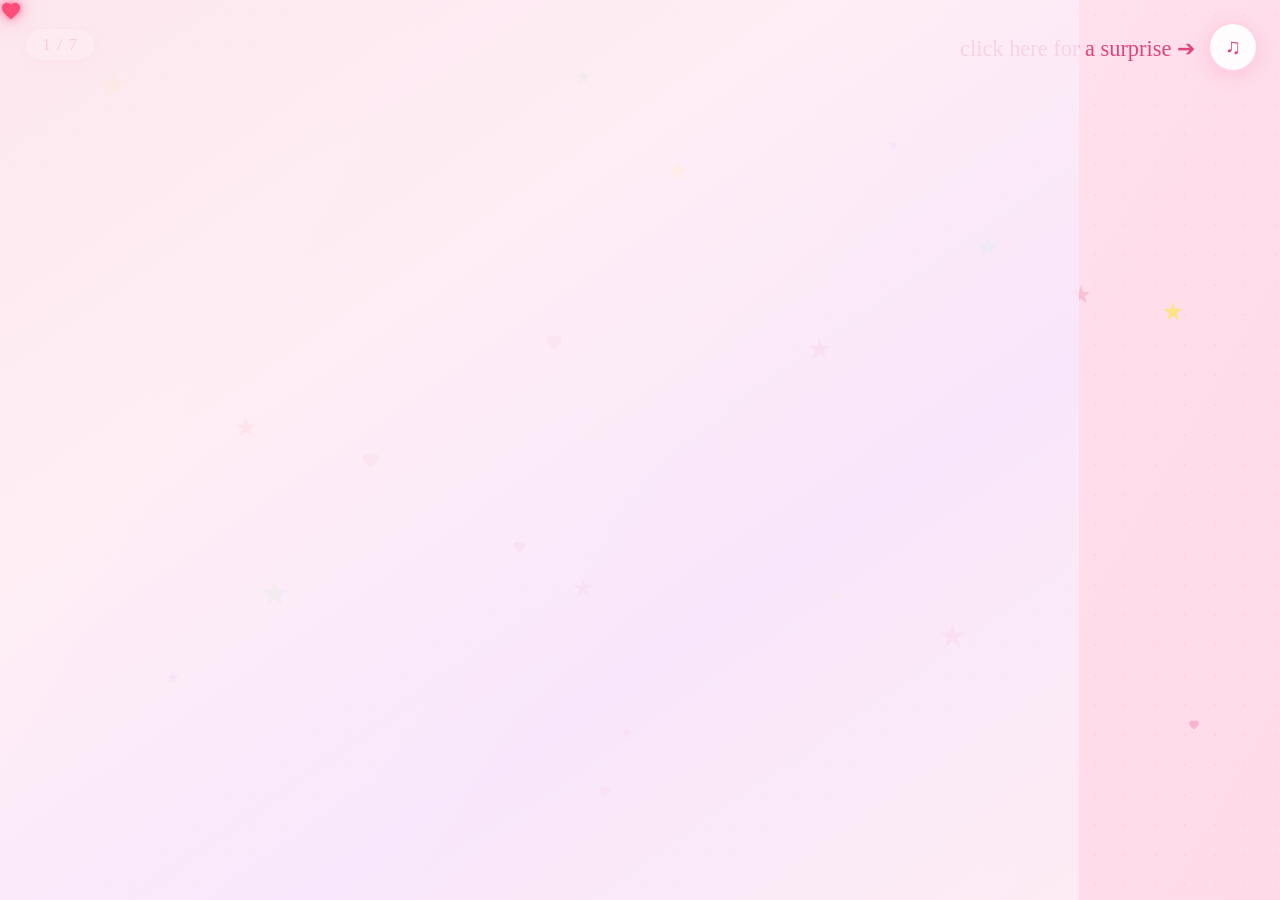
<file: index.html>
<!DOCTYPE html>
<html lang="en">
<head>
    <meta charset="UTF-8">
    <meta http-equiv="refresh" content="0; url=slide1.html">
    <title>Happy Boyfriend's Day ♡</title>
</head>
<body>
    <p>Redirecting to <a href="slide1.html">slide1.html</a>...</p>
</body>
</html>
</file>
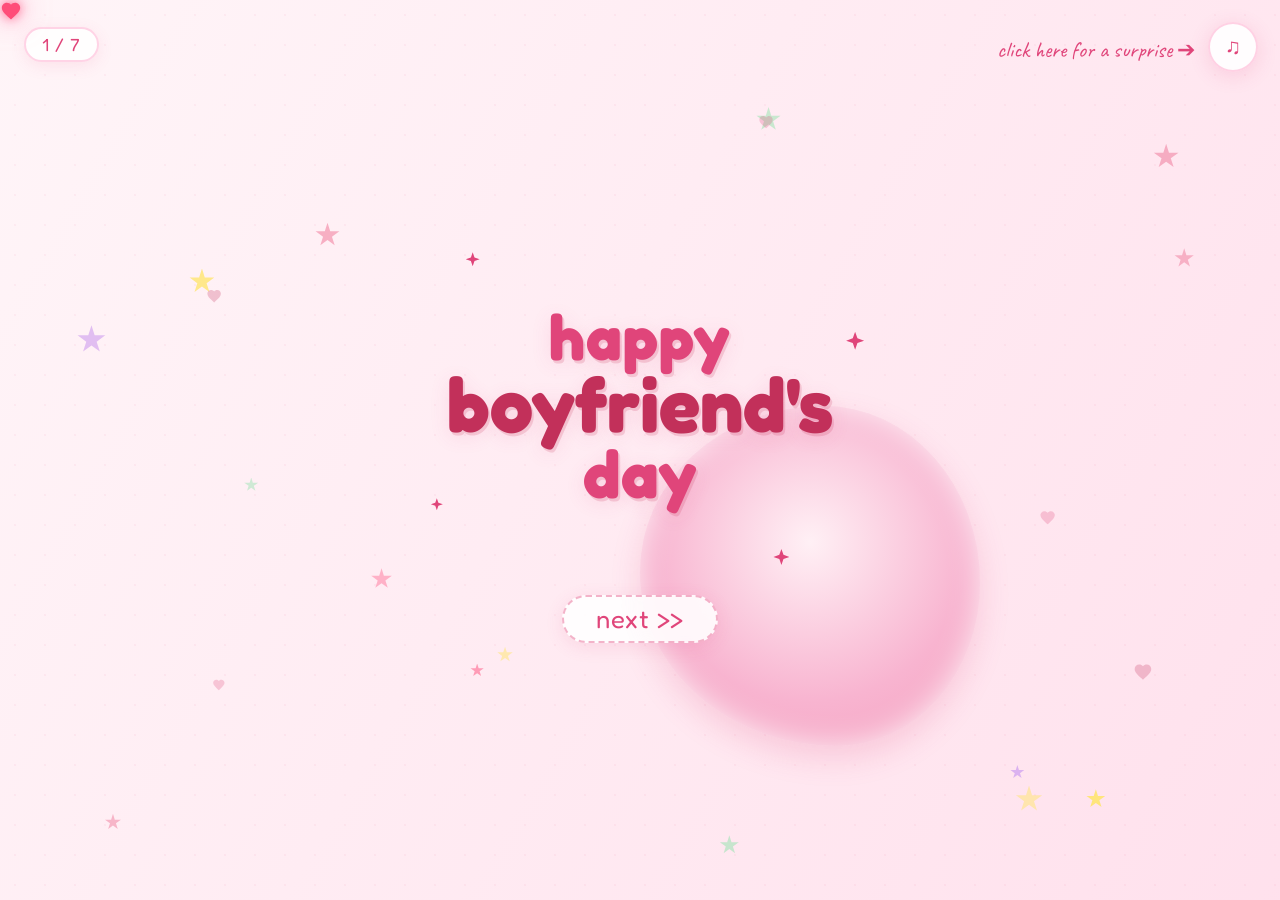
<file: slide1.html>
<!DOCTYPE html>
<html lang="en">
<head>
    <meta charset="UTF-8">
    <meta name="viewport" content="width=device-width, initial-scale=1.0">
    <title>Happy Boyfriend's Day | Introduction</title>
    <meta name="description" content="Happy Boyfriend's Day digital scrapbook">
    <link rel="icon" href="data:image/svg+xml,<svg xmlns='http://www.w3.org/2000/svg' viewBox='0 0 100 100'><text y='.9em' font-size='90'>♡</text></svg>">
    <link rel="stylesheet" href="style.css">
</head>
<body>

    <!-- Scrapbook Transition Overlay -->
    <div class="page-overlay"></div>

    <!-- Subtle Floating Background Stars -->
    <div id="floating-decorations" aria-hidden="true"></div>

    <!-- Music Control Button & Hint -->
    <div id="music-hint">click here for a surprise ➔</div>
    <button id="music-btn" title="Toggle Music" aria-label="Toggle background music">
        <span class="music-icon">♫</span>
    </button>
    <audio id="bg-music" loop preload="auto" src="assets/song.mp3">
        <source src="assets/song.mp3" type="audio/mpeg">
        <source src="assets/music/song.mp3" type="audio/mpeg">
    </audio>

    <!-- Page Progress Badge -->
    <div class="progress-badge" aria-label="Page progress">
        1 / 7
    </div>

    <!-- Sparkle Container -->
    <div id="sparkle-container" aria-hidden="true"></div>

    <!-- Main Content Container -->
    <div class="page-container">
        <main class="slide1-wrapper">

            <div class="flower-blob-container anim-fade-up stagger-1">
                <!-- Breathing Pastel Pink Blob -->
                <div class="flower-blob" aria-hidden="true"></div>

                <!-- Minimal Handmade CSS 4-Point Stars -->
                <div class="decor-doodle star-4pt" style="top: -5px; left: 15%; width: 14px; height: 14px;"></div>
                <div class="decor-doodle star-4pt" style="top: 25%; right: 5%; width: 18px; height: 18px;"></div>
                <div class="decor-doodle star-4pt" style="bottom: 15%; left: 8%; width: 12px; height: 12px;"></div>
                <div class="decor-doodle star-4pt" style="bottom: -10px; right: 20%; width: 16px; height: 16px;"></div>

                <!-- Floating Heading Text -->
                <h1 class="main-title">
                    <span class="title-line title-happy anim-fade-up stagger-2">happy</span>
                    <span class="title-line title-boyfriends anim-fade-up stagger-3">boyfriend's</span>
                    <span class="title-line title-day anim-fade-up stagger-4">day</span>
                </h1>
            </div>

            <!-- Standard HTML Anchor Link Navigation -->
            <div class="anim-fade-up stagger-5">
                <a href="slide2.html" class="next-btn">next &gt;&gt;</a>
            </div>

        </main>
    </div>

    <script src="script.js"></script>
</body>
</html>
</file>
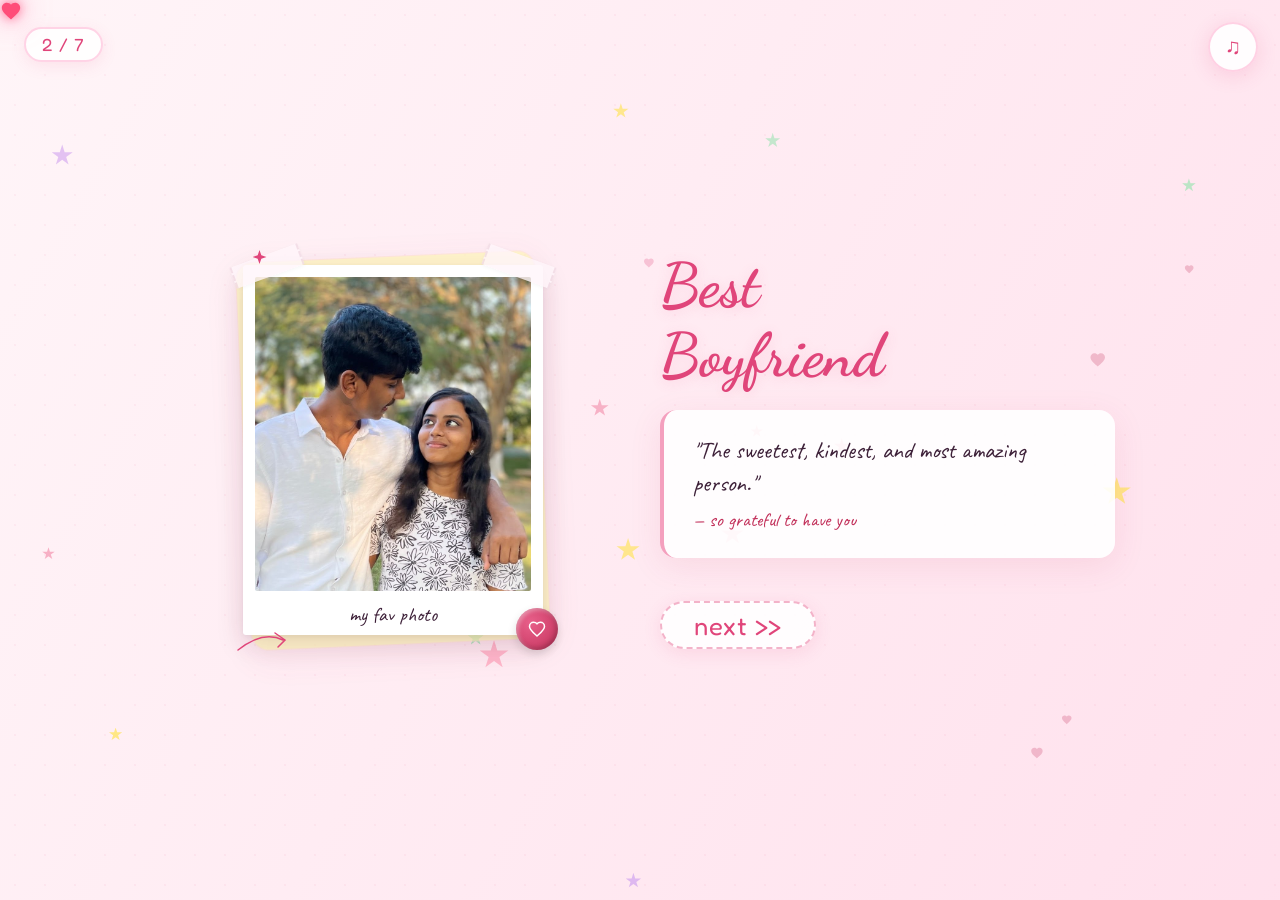
<file: slide2.html>
<!DOCTYPE html>
<html lang="en">
<head>
    <meta charset="UTF-8">
    <meta name="viewport" content="width=device-width, initial-scale=1.0">
    <title>Best Boyfriend | Slide 2</title>
    <meta name="description" content="Happy Boyfriend's Day digital scrapbook">
    <link rel="icon" href="data:image/svg+xml,<svg xmlns='http://www.w3.org/2000/svg' viewBox='0 0 100 100'><text y='.9em' font-size='90'>♡</text></svg>">
    <link rel="stylesheet" href="style.css">
</head>
<body>

    <!-- Scrapbook Transition Overlay -->
    <div class="page-overlay"></div>

    <!-- Subtle Floating Background Stars -->
    <div id="floating-decorations" aria-hidden="true"></div>

    <!-- Music Control Button -->
    <button id="music-btn" title="Toggle Music" aria-label="Toggle background music">
        <span class="music-icon">♫</span>
    </button>
    <audio id="bg-music" loop preload="auto" src="assets/song.mp3">
        <source src="assets/song.mp3" type="audio/mpeg">
        <source src="assets/music/song.mp3" type="audio/mpeg">
    </audio>

    <!-- Page Progress Badge -->
    <div class="progress-badge" aria-label="Page progress">
        2 / 7
    </div>

    <!-- Sparkle Container -->
    <div id="sparkle-container" aria-hidden="true"></div>

    <!-- Main Content Container -->
    <div class="page-container">
        <main class="slide2-container">

            <!-- Left Column: Polaroid & Scrapbook Details -->
            <div class="slide2-left anim-fade-up stagger-1">

                <!-- Decorative Card Backing -->
                <div class="paper-card" style="position: absolute; width: 100%; height: 105%; transform: rotate(-2.5deg); z-index: 1; opacity: 0.7; background: #fff5b8;"></div>

                <!-- Floating Polaroid Photo Frame -->
                <div class="polaroid polaroid-slide2 float-polaroid-1" style="z-index: 2;">
                    <!-- Washi Tape -->
                    <div class="tape top-left"></div>
                    <div class="tape top-right"></div>
                    
                    <!-- SVG Wax Seal with Shimmer -->
                    <div class="wax-seal" style="bottom: -15px; right: -15px;">
                        <svg viewBox="0 0 24 24"><path d="M12 21.35l-1.45-1.32C5.4 15.36 2 12.28 2 8.5 2 5.42 4.42 3 7.5 3c1.74 0 3.41.81 4.5 2.09C13.09 3.81 14.76 3 16.5 3 19.58 3 22 5.42 22 8.5c0 3.78-3.4 6.86-8.55 11.54L12 21.35z"/></svg>
                    </div>

                    <img src="assets/photos/photo1.jpeg" alt="Best Boyfriend Photo" onerror="this.src='https://images.unsplash.com/photo-1517841905240-472988babdf9?auto=format&fit=crop&w=600&q=80'">
                    <div class="caption">my fav photo</div>
                </div>

                <!-- Hand-drawn SVG Arrow Doodle with Draw Animation -->
                <svg class="decor-doodle arrow-doodle" style="bottom: -20px; left: -10px; width: 60px; height: 30px;" viewBox="0 0 60 30" fill="none" stroke="var(--dark-pink)" stroke-width="1.5" stroke-linecap="round">
                    <path d="M5 25 Q 30 5, 50 15 M 42 8 L 52 15 L 45 22"/>
                </svg>

                <div class="decor-doodle star-4pt" style="top: -15px; left: 10px; width: 14px; height: 14px;"></div>
            </div>

            <!-- Right Column: Title & Next Link -->
            <div class="slide2-right">
                <h1 class="heading-best-boyfriend anim-fade-up stagger-2">
                    Best<br>Boyfriend
                </h1>

                <div class="note-card anim-fade-up stagger-3">
                    <p style="margin-bottom: 0.4rem;">"The sweetest, kindest, and most amazing person."</p>
                    <p style="font-size: 1.2rem; color: var(--rose);">— so grateful to have you</p>
                </div>

                <!-- Standard HTML Anchor Link Navigation -->
                <div class="anim-fade-up stagger-4">
                    <a href="slide3.html" class="next-btn">next &gt;&gt;</a>
                </div>
            </div>

        </main>
    </div>

    <script src="script.js"></script>
</body>
</html>
</file>
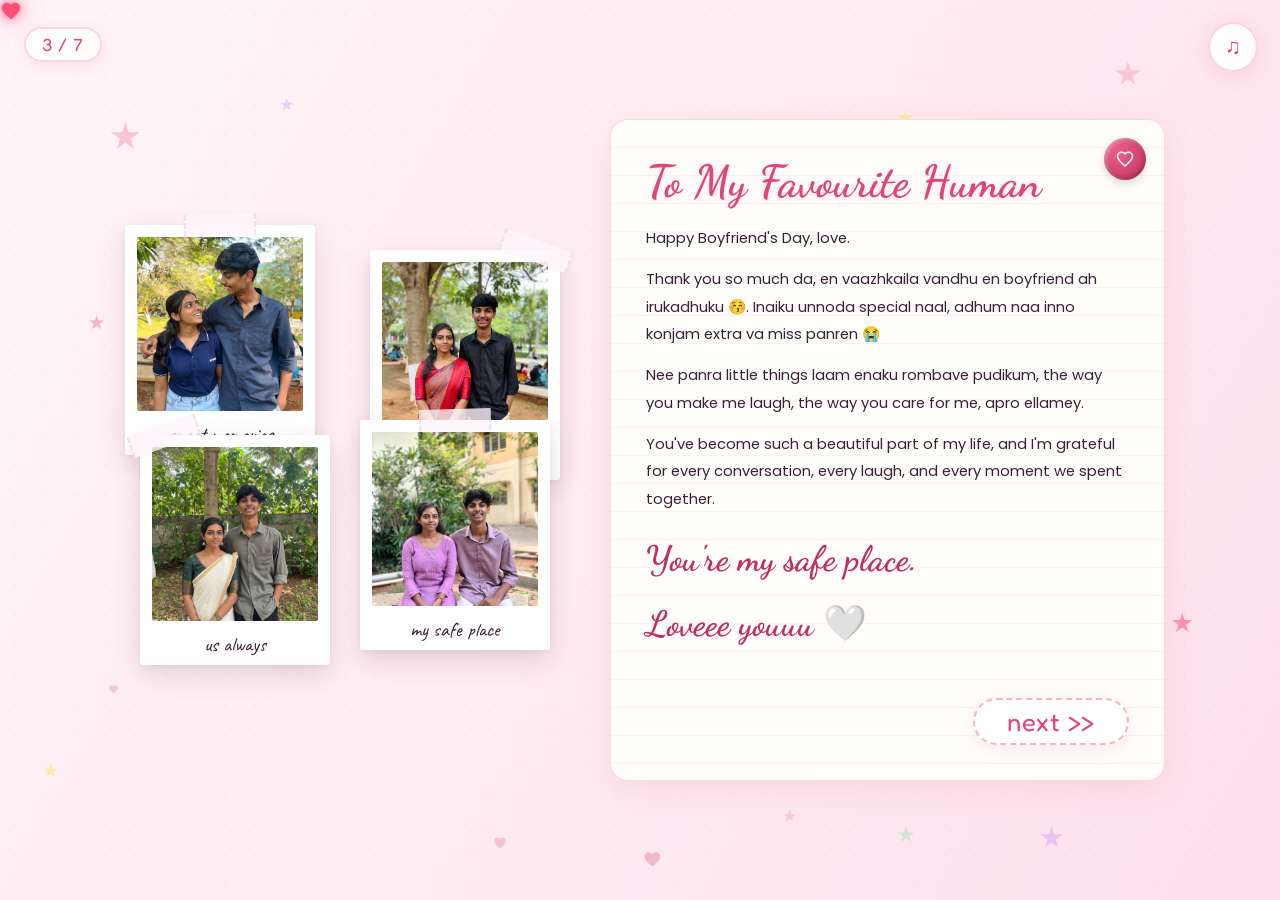
<file: slide3.html>
<!DOCTYPE html>
<html lang="en">
<head>
    <meta charset="UTF-8">
    <meta name="viewport" content="width=device-width, initial-scale=1.0">
    <title>Love Letter | Slide 3</title>
    <meta name="description" content="Happy Boyfriend's Day digital scrapbook">
    <link rel="icon" href="data:image/svg+xml,<svg xmlns='http://www.w3.org/2000/svg' viewBox='0 0 100 100'><text y='.9em' font-size='90'>♡</text></svg>">
    <link rel="stylesheet" href="style.css">
</head>
<body>

    <!-- Scrapbook Transition Overlay -->
    <div class="page-overlay"></div>

    <!-- Subtle Floating Background Stars -->
    <div id="floating-decorations" aria-hidden="true"></div>

    <!-- Music Control Button -->
    <button id="music-btn" title="Toggle Music" aria-label="Toggle background music">
        <span class="music-icon">♫</span>
    </button>
    <audio id="bg-music" loop preload="auto" src="assets/song.mp3">
        <source src="assets/song.mp3" type="audio/mpeg">
        <source src="assets/music/song.mp3" type="audio/mpeg">
    </audio>

    <!-- Page Progress Badge -->
    <div class="progress-badge" aria-label="Page progress">
        3 / 7
    </div>

    <!-- Sparkle Container -->
    <div id="sparkle-container" aria-hidden="true"></div>

    <!-- Main Content Container -->
    <div class="page-container">
        <main class="slide3-container">

            <!-- Left Column: Staggered Floating Photo Collage -->
            <div class="collage-grid">
                <!-- Photo 1 -->
                <div class="polaroid collage-photo cp1 float-polaroid-1 photo-fade photo-fade-1">
                    <div class="tape top-center"></div>
                    <img src="assets/photos/photo2.jpeg" alt="Photo 1" onerror="this.src='https://images.unsplash.com/photo-1517841905240-472988babdf9?auto=format&fit=crop&w=600&q=80'">
                    <div class="caption">sweet memories</div>
                </div>

                <!-- Photo 2 -->
                <div class="polaroid collage-photo cp2 float-polaroid-2 photo-fade photo-fade-2">
                    <div class="tape top-right"></div>
                    <img src="assets/photos/photo3.jpeg" alt="Photo 2" onerror="this.src='https://images.unsplash.com/photo-1522673607200-164d1b6ce486?auto=format&fit=crop&w=600&q=80'">
                    <div class="caption">first pic</div>
                </div>

                <!-- Photo 3 -->
                <div class="polaroid collage-photo cp3 float-polaroid-3 photo-fade photo-fade-3">
                    <div class="tape top-left"></div>
                    <img src="assets/photos/photo4.jpeg" alt="Photo 3" onerror="this.src='https://images.unsplash.com/photo-1516589178581-6cd7833ae3b2?auto=format&fit=crop&w=600&q=80'">
                    <div class="caption">us always</div>
                </div>

                <!-- Photo 4 -->
                <div class="polaroid collage-photo cp4 float-polaroid-4 photo-fade photo-fade-4">
                    <div class="tape top-center"></div>
                    <img src="assets/photos/photo5.jpeg" alt="Photo 4" onerror="this.src='https://images.unsplash.com/photo-1494774157365-9e04c6720e47?auto=format&fit=crop&w=600&q=80'">
                    <div class="caption">my safe place</div>
                </div>
            </div>

            <!-- Right Column: Romantic Handwritten Letter Reveal -->
            <div class="letter-paper anim-fade-up stagger-1">
                <div class="wax-seal" style="top: 18px; right: 18px;">
                    <svg viewBox="0 0 24 24"><path d="M12 21.35l-1.45-1.32C5.4 15.36 2 12.28 2 8.5 2 5.42 4.42 3 7.5 3c1.74 0 3.41.81 4.5 2.09C13.09 3.81 14.76 3 16.5 3 19.58 3 22 5.42 22 8.5c0 3.78-3.4 6.86-8.55 11.54L12 21.35z"/></svg>
                </div>
                
                <h1 class="letter-title anim-fade-up stagger-2">To My Favourite Human</h1>

                <div class="letter-body">
                    <p class="anim-fade-up stagger-3">Happy Boyfriend's Day, love.</p>

                    <p class="anim-fade-up stagger-4">Thank you so much da, en vaazhkaila vandhu en boyfriend ah irukadhuku 😚. Inaiku unnoda special naal, adhum naa inno konjam extra va miss panren 😭</p>

                    <p class="anim-fade-up stagger-5">Nee panra little things laam enaku rombave pudikum, the way you make me laugh, the way you care for me, apro ellamey.</p>

                    <p class="anim-fade-up stagger-6">You've become such a beautiful part of my life, and I'm grateful for every conversation, every laugh, and every moment we spent together.</p>

                    <p class="letter-signature anim-fade-up stagger-7">You're my safe place.<br>Loveee youuu 🤍</p>
                </div>

                <!-- Standard HTML Anchor Link Navigation -->
                <div style="text-align: right; margin-top: 1rem;" class="anim-fade-up stagger-8">
                    <a href="slide4.html" class="next-btn">next &gt;&gt;</a>
                </div>
            </div>

        </main>
    </div>

    <script src="script.js"></script>
</body>
</html>
</file>
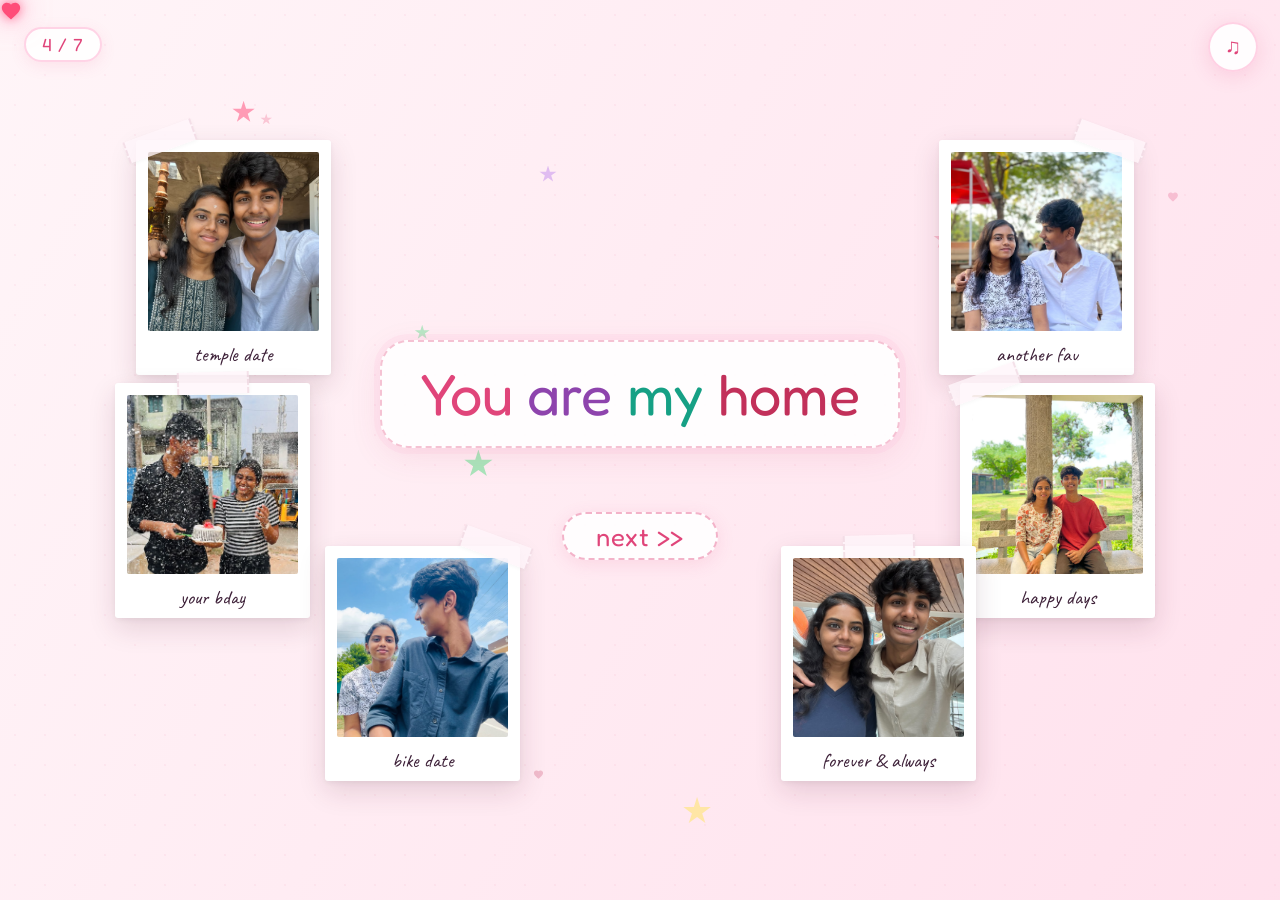
<file: slide4.html>
<!DOCTYPE html>
<html lang="en">
<head>
    <meta charset="UTF-8">
    <meta name="viewport" content="width=device-width, initial-scale=1.0">
    <title>Photo Gallery | Slide 4</title>
    <meta name="description" content="Happy Boyfriend's Day digital scrapbook">
    <link rel="icon" href="data:image/svg+xml,<svg xmlns='http://www.w3.org/2000/svg' viewBox='0 0 100 100'><text y='.9em' font-size='90'>♡</text></svg>">
    <link rel="stylesheet" href="style.css">
</head>
<body>

    <!-- Scrapbook Transition Overlay -->
    <div class="page-overlay"></div>

    <!-- Subtle Floating Background Stars -->
    <div id="floating-decorations" aria-hidden="true"></div>

    <!-- Music Control Button -->
    <button id="music-btn" title="Toggle Music" aria-label="Toggle background music">
        <span class="music-icon">♫</span>
    </button>
    <audio id="bg-music" loop preload="auto" src="assets/song.mp3">
        <source src="assets/song.mp3" type="audio/mpeg">
        <source src="assets/music/song.mp3" type="audio/mpeg">
    </audio>

    <!-- Page Progress Badge -->
    <div class="progress-badge" aria-label="Page progress">
        4 / 7
    </div>

    <!-- Sparkle Container -->
    <div id="sparkle-container" aria-hidden="true"></div>

    <!-- Main Content Container -->
    <div class="page-container">
        <main class="slide4-container">

            <!-- Center Typography -->
            <div class="gallery-center-text anim-fade-up stagger-1">
                <span class="word-youre">You</span>
                <span class="word-my">are</span>
                <span class="word-fav">my</span>
                <span class="word-person">home</span>
            </div>

            <!-- Surrounding Floating Polaroid Scatter -->
            <div class="gallery-scatter">
                <!-- Photo 1 -->
                <div class="polaroid gp-photo gp1 float-polaroid-1 photo-fade photo-fade-1">
                    <div class="tape top-left"></div>
                    <img src="assets/photos/photo6.jpeg" alt="Gallery Photo 1" onerror="this.src='https://images.unsplash.com/photo-1517841905240-472988babdf9?auto=format&fit=crop&w=600&q=80'">
                    <div class="caption">temple date</div>
                </div>

                <!-- Photo 2 -->
                <div class="polaroid gp-photo gp2 float-polaroid-2 photo-fade photo-fade-2">
                    <div class="tape top-right"></div>
                    <img src="assets/photos/photo7.jpeg" alt="Gallery Photo 2" onerror="this.src='https://images.unsplash.com/photo-1522673607200-164d1b6ce486?auto=format&fit=crop&w=600&q=80'">
                    <div class="caption">another fav</div>
                </div>

                <!-- Photo 3 -->
                <div class="polaroid gp-photo gp3 float-polaroid-3 photo-fade photo-fade-3">
                    <div class="tape top-center"></div>
                    <img src="assets/photos/photo8.jpeg" alt="Gallery Photo 3" onerror="this.src='https://images.unsplash.com/photo-1516589178581-6cd7833ae3b2?auto=format&fit=crop&w=600&q=80'">
                    <div class="caption">your bday</div>
                </div>

                <!-- Photo 4 -->
                <div class="polaroid gp-photo gp4 float-polaroid-4 photo-fade photo-fade-4">
                    <div class="tape top-left"></div>
                    <img src="assets/photos/photo9.jpeg" alt="Gallery Photo 4" onerror="this.src='https://images.unsplash.com/photo-1494774157365-9e04c6720e47?auto=format&fit=crop&w=600&q=80'">
                    <div class="caption">happy days</div>
                </div>

                <!-- Photo 5 -->
                <div class="polaroid gp-photo gp5 float-polaroid-5 photo-fade photo-fade-5">
                    <div class="tape top-right"></div>
                    <img src="assets/photos/photo10.jpeg" alt="Gallery Photo 5" onerror="this.src='https://images.unsplash.com/photo-1534528741775-53994a69daeb?auto=format&fit=crop&w=600&q=80'">
                    <div class="caption">bike date</div>
                </div>

                <!-- Photo 6 -->
                <div class="polaroid gp-photo gp6 float-polaroid-6 photo-fade photo-fade-6">
                    <div class="tape top-center"></div>
                    <img src="assets/photos/photo11.jpeg" alt="Gallery Photo 6" onerror="this.src='https://images.unsplash.com/photo-1507003211169-0a1dd7228f2d?auto=format&fit=crop&w=600&q=80'">
                    <div class="caption">forever & always</div>
                </div>
            </div>

            <!-- Standard HTML Anchor Link Navigation -->
            <div style="margin-top: 2.5rem; z-index: 20;" class="anim-fade-up stagger-10">
                <a href="slide5.html" class="next-btn">next &gt;&gt;</a>
            </div>

        </main>
    </div>

    <script src="script.js"></script>
</body>
</html>
</file>
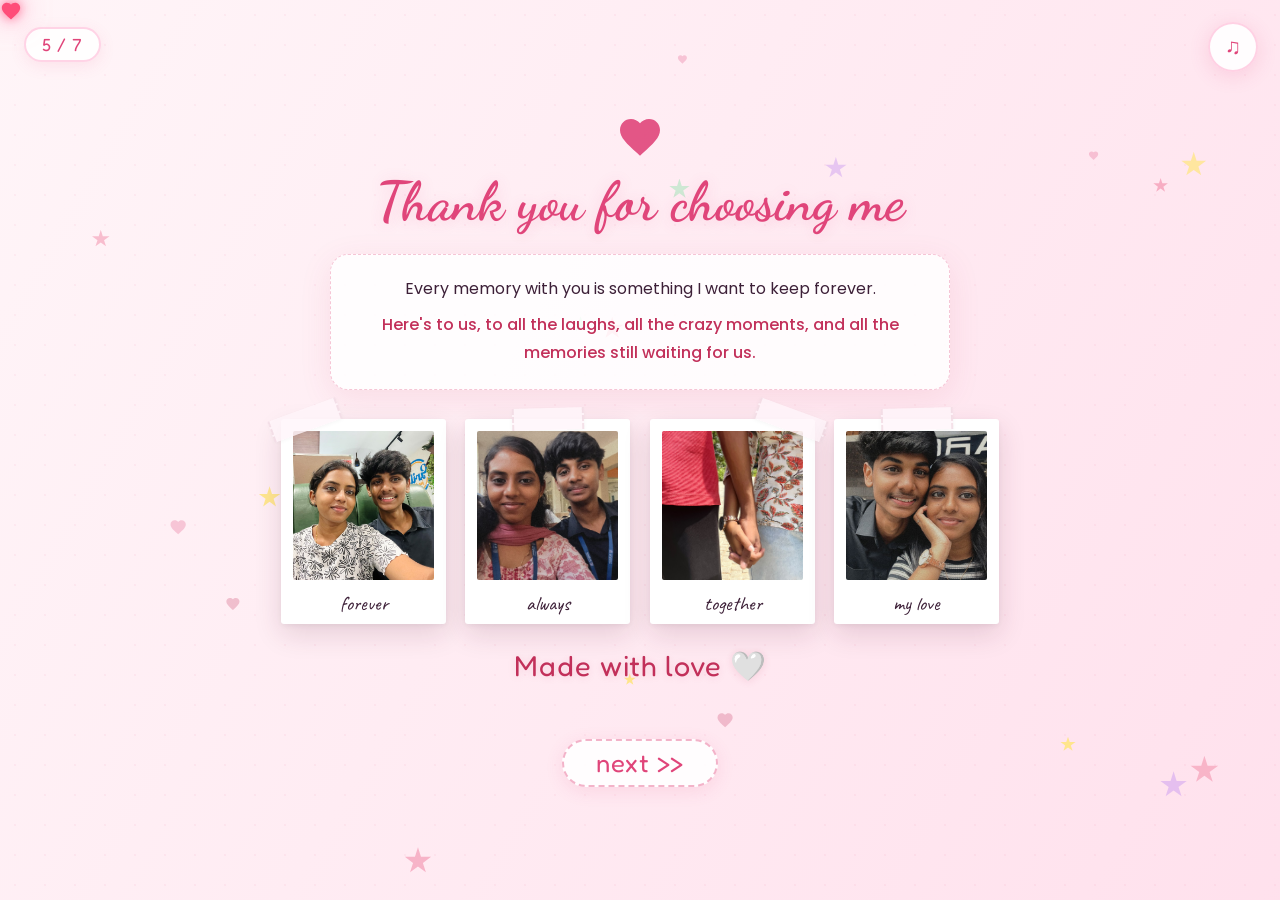
<file: slide5.html>
<!DOCTYPE html>
<html lang="en">
<head>
    <meta charset="UTF-8">
    <meta name="viewport" content="width=device-width, initial-scale=1.0">
    <title>Forever & Always | Slide 5</title>
    <meta name="description" content="Happy Boyfriend's Day digital scrapbook">
    <link rel="icon" href="data:image/svg+xml,<svg xmlns='http://www.w3.org/2000/svg' viewBox='0 0 100 100'><text y='.9em' font-size='90'>♡</text></svg>">
    <link rel="stylesheet" href="style.css">
</head>
<body>

    <!-- Scrapbook Transition Overlay -->
    <div class="page-overlay"></div>

    <!-- Subtle Floating Background Stars -->
    <div id="floating-decorations" aria-hidden="true"></div>

    <!-- Music Control Button -->
    <button id="music-btn" title="Toggle Music" aria-label="Toggle background music">
        <span class="music-icon">♫</span>
    </button>
    <audio id="bg-music" loop preload="auto" src="assets/song.mp3">
        <source src="assets/song.mp3" type="audio/mpeg">
        <source src="assets/music/song.mp3" type="audio/mpeg">
    </audio>

    <!-- Page Progress Badge -->
    <div class="progress-badge" aria-label="Page progress">
        5 / 7
    </div>

    <!-- Sparkle Container -->
    <div id="sparkle-container" aria-hidden="true"></div>

    <!-- Main Content Container -->
    <div class="page-container">
        <main class="slide5-container">

            <!-- Soft Pulsing Handmade SVG Heart Illustration -->
            <div class="custom-heart-icon anim-fade-up stagger-1" aria-hidden="true">
                <svg viewBox="0 0 24 24"><path d="M12 21.35l-1.45-1.32C5.4 15.36 2 12.28 2 8.5 2 5.42 4.42 3 7.5 3c1.74 0 3.41.81 4.5 2.09C13.09 3.81 14.76 3 16.5 3 19.58 3 22 5.42 22 8.5c0 3.78-3.4 6.86-8.55 11.54L12 21.35z"/></svg>
            </div>

            <h1 class="final-heading anim-fade-up stagger-2">
                Thank you for choosing me<br>
            </h1>

            <h2 class="final-subheading anim-fade-up stagger-3">
                
            </h2>

            <div class="final-message anim-fade-up stagger-4">
                <p>Every memory with you is something I want to keep forever.</p>
                <p style="margin-top: 0.4rem; font-weight: 500; color: var(--rose);">
                    Here's to us, to all the laughs, all the crazy moments, and all the memories still waiting for us.
                </p>
            </div>

            <!-- Staggered Floating Polaroid Grid -->
            <div class="final-photos-grid">
                <div class="polaroid final-photo float-polaroid-1" style="--rot: -4deg;">
                    <div class="tape top-left"></div>
                    <img src="assets/photos/photo12.jpeg" alt="Memory 1" onerror="this.src='https://images.unsplash.com/photo-1517841905240-472988babdf9?auto=format&fit=crop&w=600&q=80'">
                    <div class="caption">forever</div>
                </div>

                <div class="polaroid final-photo float-polaroid-2" style="--rot: 3deg;">
                    <div class="tape top-center"></div>
                    <img src="assets/photos/photo13.jpeg" alt="Memory 2" onerror="this.src='https://images.unsplash.com/photo-1516589178581-6cd7833ae3b2?auto=format&fit=crop&w=600&q=80'">
                    <div class="caption">always</div>
                </div>

                <div class="polaroid final-photo float-polaroid-3" style="--rot: -2deg;">
                    <div class="tape top-right"></div>
                    <img src="assets/photos/photo14.jpeg" alt="Memory 3" onerror="this.src='https://images.unsplash.com/photo-1534528741775-53994a69daeb?auto=format&fit=crop&w=600&q=80'">
                    <div class="caption">together</div>
                </div>

                <div class="polaroid final-photo float-polaroid-4" style="--rot: 5deg;">
                    <div class="tape top-center"></div>
                    <img src="assets/photos/photo15.jpeg" alt="Memory 4" onerror="this.src='https://images.unsplash.com/photo-1507003211169-0a1dd7228f2d?auto=format&fit=crop&w=600&q=80'">
                    <div class="caption">my love</div>
                </div>
            </div>

            <!-- Made with love Footer -->
            <div class="made-with-love anim-fade-up stagger-5">
                Made with love 🤍
            </div>

            <!-- Navigate to slide 6 -->
            <div style="margin-top: 2rem;" class="anim-fade-up stagger-6">
                <a href="slide6.html" class="next-btn">next &gt;&gt;</a>
            </div>

        </main>
    </div>

    <script src="script.js"></script>
</body>
</html>
</file>
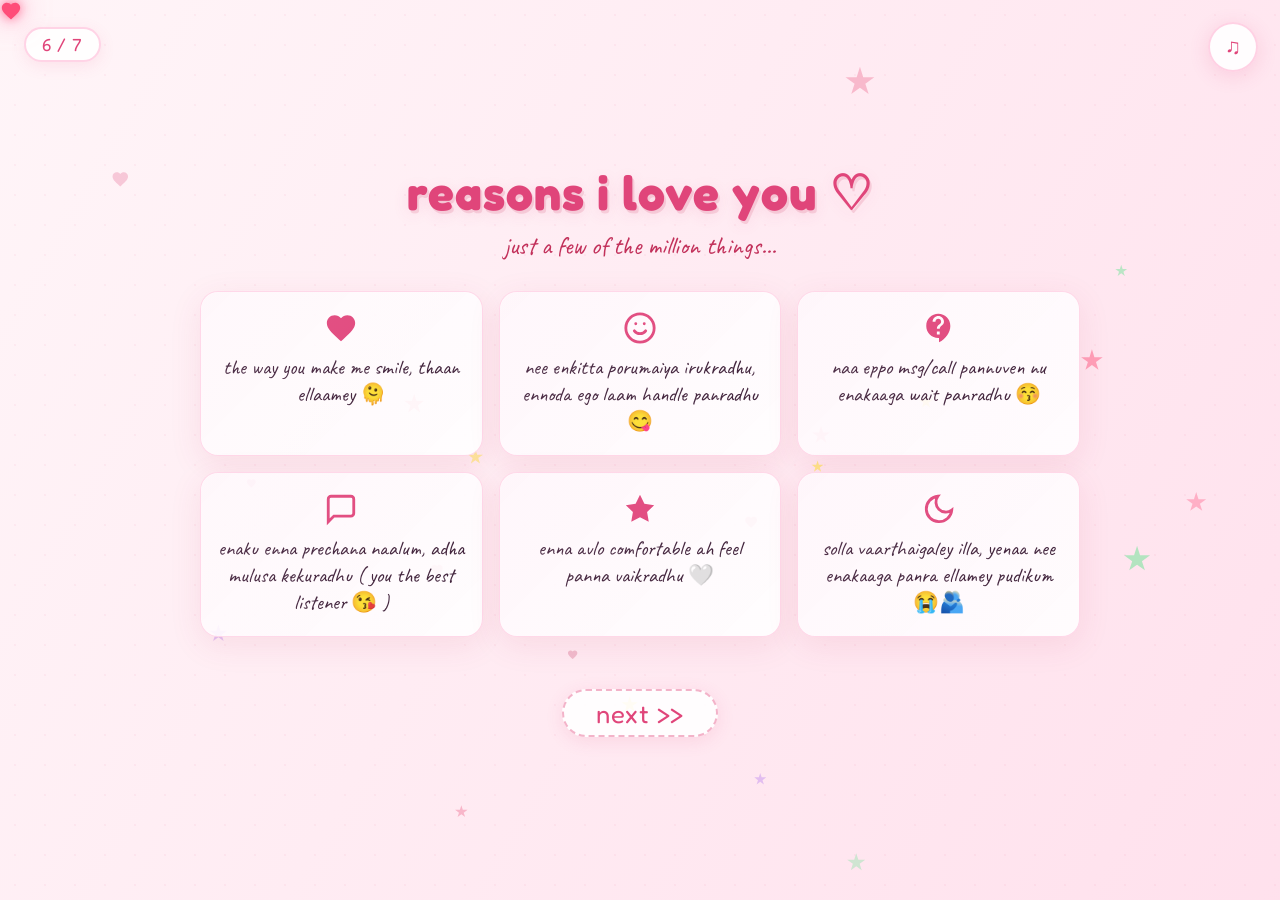
<file: slide6.html>
<!DOCTYPE html>
<html lang="en">
<head>
    <meta charset="UTF-8">
    <meta name="viewport" content="width=device-width, initial-scale=1.0">
    <title>Reasons I Love You | Slide 6</title>
    <meta name="description" content="Happy Boyfriend's Day digital scrapbook">
    <link rel="icon" href="data:image/svg+xml,<svg xmlns='http://www.w3.org/2000/svg' viewBox='0 0 100 100'><text y='.9em' font-size='90'>♡</text></svg>">
    <link rel="stylesheet" href="style.css">
</head>
<body>
    <div class="page-overlay"></div>
    <div id="floating-decorations" aria-hidden="true"></div>

    <button id="music-btn" title="Toggle Music" aria-label="Toggle background music">
        <span class="music-icon">♫</span>
    </button>
    <audio id="bg-music" loop preload="auto" src="assets/song.mp3">
        <source src="assets/song.mp3" type="audio/mpeg">
        <source src="assets/music/song.mp3" type="audio/mpeg">
    </audio>

    <div class="progress-badge" aria-label="Page progress">6 / 7</div>
    <div id="sparkle-container" aria-hidden="true"></div>

    <div class="page-container">
        <main class="slide6-container">

            <h1 class="reasons-heading anim-fade-up stagger-1">reasons i love you ♡</h1>
            <p class="reasons-subtext anim-fade-up stagger-2">just a few of the million things...</p>

            <div class="reasons-grid">
                <div class="reason-card anim-fade-up stagger-2" style="--float-dur: 8s;">
                    <span class="reason-icon">
                        <svg viewBox="0 0 24 24" fill="var(--dark-pink)"><path d="M12 21.35l-1.45-1.32C5.4 15.36 2 12.28 2 8.5 2 5.42 4.42 3 7.5 3c1.74 0 3.41.81 4.5 2.09C13.09 3.81 14.76 3 16.5 3 19.58 3 22 5.42 22 8.5c0 3.78-3.4 6.86-8.55 11.54L12 21.35z"/></svg>
                    </span>
                    <p class="reason-text">the way you make me smile, thaan ellaamey 🫠</p>
                </div>
                <div class="reason-card anim-fade-up stagger-3" style="--float-dur: 9.5s;">
                    <span class="reason-icon">
                        <svg viewBox="0 0 24 24" fill="none" stroke="var(--dark-pink)" stroke-width="2" stroke-linecap="round"><circle cx="12" cy="12" r="10"/><path d="M8 14s1.5 2 4 2 4-2 4-2"/><line x1="9" y1="9" x2="9.01" y2="9"/><line x1="15" y1="9" x2="15.01" y2="9"/></svg>
                    </span>
                    <p class="reason-text">nee enkitta porumaiya irukradhu, ennoda ego laam handle panradhu 😋 </p>
                </div>
                <div class="reason-card anim-fade-up stagger-4" style="--float-dur: 7.5s;">
                    <span class="reason-icon">
                        <svg viewBox="0 0 24 24" fill="var(--dark-pink)"><path d="M11.5 2C6.81 2 3 5.81 3 10.5S6.81 19 11.5 19h.5v3c4.86-2.34 8-7 8-11.5C20 5.81 16.19 2 11.5 2zm1 14.5h-2v-2h2v2zm0-4h-2c0-3.25 3-3 3-5 0-1.1-.9-2-2-2s-2 .9-2 2h-2c0-2.21 1.79-4 4-4s4 1.79 4 4c0 2.5-3 2.75-3 5z"/></svg>
                    </span>
                    <p class="reason-text">naa eppo msg/call pannuven nu enakaaga wait panradhu 😚</p>
                </div>
                <div class="reason-card anim-fade-up stagger-4" style="--float-dur: 10s;">
                    <span class="reason-icon">
                        <svg viewBox="0 0 24 24" fill="none" stroke="var(--dark-pink)" stroke-width="2" stroke-linecap="round"><path d="M21 15a2 2 0 0 1-2 2H7l-4 4V5a2 2 0 0 1 2-2h14a2 2 0 0 1 2 2z"/></svg>
                    </span>
                    <p class="reason-text">enaku enna prechana naalum, adha mulusa kekuradhu ( you the best listener 😘 )</p>
                </div>
                <div class="reason-card anim-fade-up stagger-5" style="--float-dur: 8.5s;">
                    <span class="reason-icon">
                        <svg viewBox="0 0 24 24" fill="var(--dark-pink)"><polygon points="12,2 15.09,8.26 22,9.27 17,14.14 18.18,21.02 12,17.77 5.82,21.02 7,14.14 2,9.27 8.91,8.26"/></svg>
                    </span>
                    <p class="reason-text">enna avlo comfortable ah feel panna vaikradhu 🤍</p>
                </div>
                <div class="reason-card anim-fade-up stagger-6" style="--float-dur: 9s;">
                    <span class="reason-icon">
                        <svg viewBox="0 0 24 24" fill="none" stroke="var(--dark-pink)" stroke-width="2" stroke-linecap="round"><path d="M21 12.79A9 9 0 1 1 11.21 3 7 7 0 0 0 21 12.79z"/></svg>
                    </span>
                    <p class="reason-text">solla vaarthaigaley illa, yenaa nee enakaaga panra ellamey pudikum 😭🫂</p>
                </div>
            </div>

            <div class="anim-fade-up stagger-7">
                <a href="slide7.html" class="next-btn">next &gt;&gt;</a>
            </div>

        </main>
    </div>

    <script src="script.js"></script>
</body>
</html>
</file>
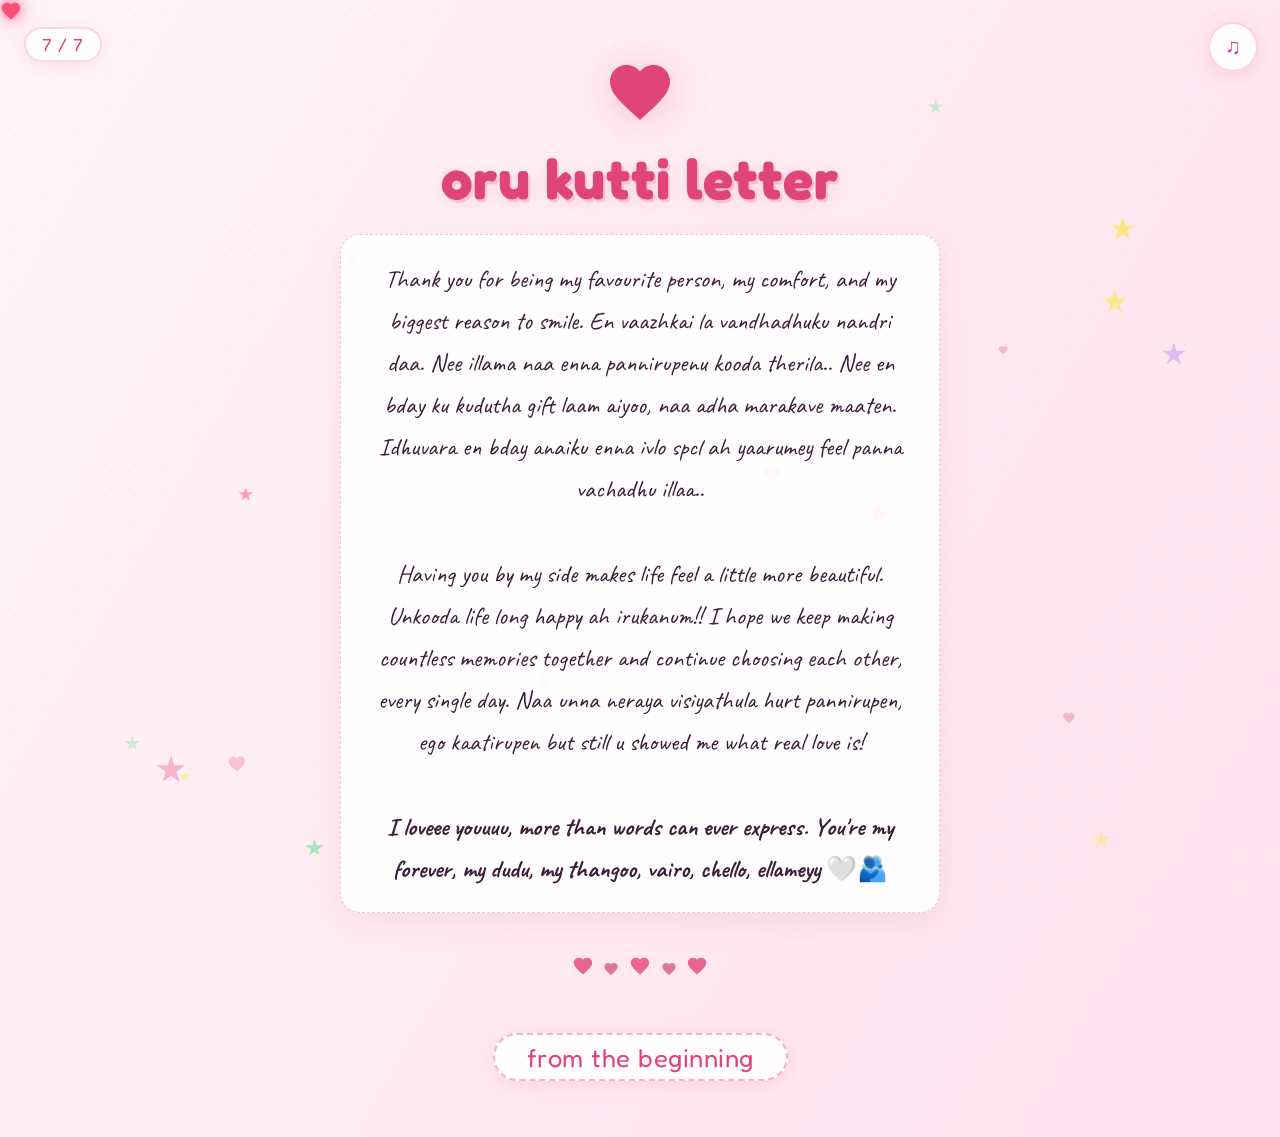
<file: slide7.html>
<!DOCTYPE html>
<html lang="en">
<head>
    <meta charset="UTF-8">
    <meta name="viewport" content="width=device-width, initial-scale=1.0">
    <title>Forever & Always | Slide 7</title>
    <meta name="description" content="Happy Boyfriend's Day digital scrapbook">
    <link rel="icon" href="data:image/svg+xml,<svg xmlns='http://www.w3.org/2000/svg' viewBox='0 0 100 100'><text y='.9em' font-size='90'>♡</text></svg>">
    <link rel="stylesheet" href="style.css">
</head>
<body>
    <div class="page-overlay"></div>
    <div id="floating-decorations" aria-hidden="true"></div>

    <button id="music-btn" title="Toggle Music" aria-label="Toggle background music">
        <span class="music-icon">♫</span>
    </button>
    <audio id="bg-music" loop preload="auto" src="assets/song.mp3">
        <source src="assets/song.mp3" type="audio/mpeg">
        <source src="assets/music/song.mp3" type="audio/mpeg">
    </audio>

    <div class="progress-badge" aria-label="Page progress">7 / 7</div>
    <div id="sparkle-container" aria-hidden="true"></div>

    <div class="page-container">
        <main class="slide7-container">

            <span class="finale-big-heart anim-fade-up stagger-1">
                <svg viewBox="0 0 24 24" fill="var(--dark-pink)"><path d="M12 21.35l-1.45-1.32C5.4 15.36 2 12.28 2 8.5 2 5.42 4.42 3 7.5 3c1.74 0 3.41.81 4.5 2.09C13.09 3.81 14.76 3 16.5 3 19.58 3 22 5.42 22 8.5c0 3.78-3.4 6.86-8.55 11.54L12 21.35z"/></svg>
            </span>

            <h1 class="finale-heading anim-fade-up stagger-2">oru kutti letter</h1>

            <h2 class="finale-sub anim-fade-up stagger-3"></h2>

            <div class="finale-message anim-fade-up stagger-4">
                Thank you for being my favourite person, my comfort, and my biggest reason to smile.
                En vaazhkai la vandhadhuku nandri daa. Nee illama naa enna pannirupenu kooda therila.. Nee en bday ku kudutha gift laam aiyoo, naa adha marakave maaten. Idhuvara en bday anaiku enna ivlo spcl ah yaarumey feel panna vachadhu illaa..<br><br>
                Having you by my side makes life feel a little more beautiful. Unkooda life long happy ah irukanum!!
                I hope we keep making countless memories together and continue choosing each other, every single day. Naa unna neraya visiyathula hurt pannirupen, ego kaatirupen but still u showed me what real love is! <br><br>
                <strong>I loveee youuuu, more than words can ever express. You're my forever, my dudu, my thangoo, vairo, chello, ellameyy 🤍🫂</strong>
            </div>

            <div class="finale-hearts-row anim-fade-up stagger-5">
                <span><svg width="22" height="22" viewBox="0 0 24 24" fill="var(--dark-pink)" opacity="0.8"><path d="M12 21.35l-1.45-1.32C5.4 15.36 2 12.28 2 8.5 2 5.42 4.42 3 7.5 3c1.74 0 3.41.81 4.5 2.09C13.09 3.81 14.76 3 16.5 3 19.58 3 22 5.42 22 8.5c0 3.78-3.4 6.86-8.55 11.54L12 21.35z"/></svg></span>
                <span><svg width="16" height="16" viewBox="0 0 24 24" fill="var(--rose)" opacity="0.6"><path d="M12 21.35l-1.45-1.32C5.4 15.36 2 12.28 2 8.5 2 5.42 4.42 3 7.5 3c1.74 0 3.41.81 4.5 2.09C13.09 3.81 14.76 3 16.5 3 19.58 3 22 5.42 22 8.5c0 3.78-3.4 6.86-8.55 11.54L12 21.35z"/></svg></span>
                <span><svg width="22" height="22" viewBox="0 0 24 24" fill="var(--dark-pink)" opacity="0.8"><path d="M12 21.35l-1.45-1.32C5.4 15.36 2 12.28 2 8.5 2 5.42 4.42 3 7.5 3c1.74 0 3.41.81 4.5 2.09C13.09 3.81 14.76 3 16.5 3 19.58 3 22 5.42 22 8.5c0 3.78-3.4 6.86-8.55 11.54L12 21.35z"/></svg></span>
                <span><svg width="16" height="16" viewBox="0 0 24 24" fill="var(--rose)" opacity="0.6"><path d="M12 21.35l-1.45-1.32C5.4 15.36 2 12.28 2 8.5 2 5.42 4.42 3 7.5 3c1.74 0 3.41.81 4.5 2.09C13.09 3.81 14.76 3 16.5 3 19.58 3 22 5.42 22 8.5c0 3.78-3.4 6.86-8.55 11.54L12 21.35z"/></svg></span>
                <span><svg width="22" height="22" viewBox="0 0 24 24" fill="var(--dark-pink)" opacity="0.8"><path d="M12 21.35l-1.45-1.32C5.4 15.36 2 12.28 2 8.5 2 5.42 4.42 3 7.5 3c1.74 0 3.41.81 4.5 2.09C13.09 3.81 14.76 3 16.5 3 19.58 3 22 5.42 22 8.5c0 3.78-3.4 6.86-8.55 11.54L12 21.35z"/></svg></span>
            </div>

            <div class="anim-fade-up stagger-6">
                <a href="slide1.html" class="next-btn">from the beginning</a>
            </div>

        </main>
    </div>

    <script src="script.js"></script>
</body>
</html>
</file>
<file: style.css>
/* ============================================================
   BOYFRIEND'S DAY DIGITAL SCRAPBOOK - CUTE PASTEL AESTHETIC
   Soft stars, bubbly fonts, dreamy pastel vibes
   ============================================================ */

@import url('https://fonts.googleapis.com/css2?family=Caveat:wght@400;500;600;700&family=Dancing+Script:wght@400;500;600;700&family=Fredoka+One&family=Nunito:wght@400;600;700;800;900&family=Poppins:wght@300;400;500;600&display=swap');

:root {
    --pink: #f4a0be;
    --soft-pink: #fff0f6;
    --cream: #fdfaf8;
    --yellow: #ffe566;
    --mint: #a8e6c0;
    --lavender: #d4a8f0;
    --dark-pink: #e0457a;
    --rose: #c2305a;
    --hot-pink: #ff6ba8;
    --text-dark: #3d2038;
    --text-subtle: #9a6880;
    --tape-bg: rgba(255, 240, 250, 0.85);
    --shadow-soft: 0 10px 30px rgba(200, 60, 100, 0.12);
    --shadow-polaroid: 0 10px 28px rgba(80, 20, 50, 0.14), 0 2px 6px rgba(0, 0, 0, 0.06);
    --shadow-card: 0 8px 32px rgba(200, 60, 100, 0.10);
}

* { box-sizing: border-box; margin: 0; padding: 0; }

html, body {
    width: 100%;
    min-height: 100vh;
    font-family: 'Poppins', sans-serif;
    color: var(--text-dark);
    background: linear-gradient(120deg, #fff5f8, #ffdae9, #fde4f2, #ffe8f0);
    background-size: 400% 400%;
    animation: gradientBG 15s ease infinite;
    overflow-x: hidden;
    position: relative;
}

@keyframes gradientBG {
    0% { background-position: 0% 50%; }
    50% { background-position: 100% 50%; }
    100% { background-position: 0% 50%; }
}

body::before {
    content: '';
    position: fixed;
    top: 0; left: 0;
    width: 100%; height: 100%;
    background-image: radial-gradient(rgba(224, 69, 122, 0.05) 1px, transparent 1px);
    background-size: 30px 30px;
    pointer-events: none;
    z-index: 0;
    animation: floatingDots 40s linear infinite;
}

@keyframes floatingDots {
    0% { background-position: 0px 0px; }
    100% { background-position: 60px 60px; }
}

/* ============================================================ PAGE OVERLAY */

.page-overlay {
    position: fixed;
    top: 0; left: 0;
    width: 100vw; height: 100vh;
    background: linear-gradient(145deg, #fce4ec 0%, #fff0f6 40%, #f8e8ff 70%, #fdf0f5 100%);
    z-index: 9999;
    pointer-events: none;
    opacity: 0;
    transform: translateX(100%);
    will-change: transform, opacity;
    transition: transform 0.7s cubic-bezier(0.25, 1, 0.5, 1), opacity 0.7s ease;
}

body.page-entering .page-overlay {
    animation: overlaySlideOut 0.8s cubic-bezier(0.25, 1, 0.5, 1) forwards;
}

body.page-exiting .page-overlay { transform: translateX(0%); opacity: 1; }

@keyframes overlaySlideOut {
    0%   { transform: translateX(0%); opacity: 1; }
    100% { transform: translateX(-100%); opacity: 0; }
}

.page-container {
    min-height: 100vh;
    display: flex;
    flex-direction: column;
    justify-content: center;
    align-items: center;
    padding: 2.5rem 1.5rem;
    position: relative;
    z-index: 2;
    will-change: transform, opacity;
    animation: pageEnter 1.1s cubic-bezier(0.25, 1, 0.5, 1) forwards;
}

body.page-exiting .page-container {
    animation: pageExit 0.7s cubic-bezier(0.5, 0, 1, 1) forwards;
}

@keyframes pageEnter {
    0%   { opacity: 0; transform: translateY(20px); }
    100% { opacity: 1; transform: translateY(0); }
}

@keyframes pageExit {
    0%   { opacity: 1; transform: translateX(0); }
    100% { opacity: 0; transform: translateX(-25px); }
}

/* ============================================================ STAGGER ANIMATIONS */

.anim-fade-up { animation: fadeUpIn 1.0s cubic-bezier(0.25, 1, 0.5, 1) both; }

@keyframes fadeUpIn {
    0%   { opacity: 0; transform: translateY(22px); }
    100% { opacity: 1; transform: translateY(0); }
}

.stagger-1 { animation-delay: 0.18s; }
.stagger-2 { animation-delay: 0.38s; }
.stagger-3 { animation-delay: 0.58s; }
.stagger-4 { animation-delay: 0.78s; }
.stagger-5 { animation-delay: 0.98s; }
.stagger-6 { animation-delay: 1.18s; }
.stagger-7 { animation-delay: 1.38s; }
.stagger-8 { animation-delay: 1.58s; }
.stagger-9 { animation-delay: 1.78s; }
.stagger-10 { animation-delay: 2.8s; }

/* ============================================================ UI CONTROLS */

#music-hint {
    position: fixed;
    top: 35px;
    right: 85px;
    font-family: 'Caveat', cursive;
    font-size: 1.4rem;
    color: var(--dark-pink);
    z-index: 998;
    pointer-events: auto;
    cursor: pointer;
    user-select: none;
    -webkit-user-select: none;
    touch-action: manipulation;
    -webkit-tap-highlight-color: transparent;
    animation: hintFloat 1.5s ease-in-out infinite alternate;
    transition: opacity 0.4s ease, visibility 0.4s ease;
}

#music-hint.hidden {
    opacity: 0;
    pointer-events: none;
    visibility: hidden;
}

@keyframes hintFloat {
    0% { transform: translateX(0px); }
    100% { transform: translateX(-6px); }
}

#music-btn {
    position: fixed;
    top: 22px; right: 22px;
    width: 50px; height: 50px;
    border-radius: 50%;
    border: 2px solid rgba(255, 180, 210, 0.6);
    background: rgba(255, 255, 255, 0.90);
    backdrop-filter: blur(14px);
    -webkit-backdrop-filter: blur(14px);
    box-shadow: 0 4px 20px rgba(224, 69, 122, 0.16);
    cursor: pointer;
    z-index: 999;
    display: flex;
    align-items: center;
    justify-content: center;
    font-size: 1.35rem;
    color: var(--dark-pink);
    touch-action: manipulation;
    -webkit-tap-highlight-color: transparent;
    user-select: none;
    -webkit-user-select: none;
    transition: transform 0.45s cubic-bezier(0.34, 1.56, 0.64, 1), box-shadow 0.4s ease, background 0.3s ease;
}

#music-btn:hover {
    transform: scale(1.15);
    background: rgba(255, 235, 248, 0.98);
    box-shadow: 0 6px 24px rgba(224, 69, 122, 0.25), 0 0 0 5px rgba(255, 160, 190, 0.15);
}

#music-btn.playing {
    animation: musicPulse 3.5s infinite ease-in-out;
    background: rgba(255, 220, 238, 0.95);
    border-color: rgba(224, 69, 122, 0.45);
}

@keyframes musicPulse {
    0%, 100% { transform: scale(1); box-shadow: 0 4px 20px rgba(224, 69, 122, 0.2); }
    50%       { transform: scale(1.08); box-shadow: 0 6px 30px rgba(224, 69, 122, 0.3), 0 0 0 8px rgba(255, 160, 190, 0.12); }
}

.progress-badge {
    position: fixed;
    top: 27px; left: 24px;
    background: rgba(255, 255, 255, 0.85);
    backdrop-filter: blur(12px);
    -webkit-backdrop-filter: blur(12px);
    padding: 5px 16px;
    border-radius: 20px;
    font-family: 'Fredoka One', cursive;
    font-size: 1.1rem;
    color: var(--dark-pink);
    border: 2px solid rgba(255, 160, 200, 0.45);
    box-shadow: 0 4px 16px rgba(224, 69, 122, 0.10);
    z-index: 100;
    letter-spacing: 1px;
}

/* ============================================================ BACKGROUND DECORATIONS */

#floating-decorations {
    position: fixed;
    top: 0; left: 0;
    width: 100%; height: 100%;
    pointer-events: none;
    z-index: 1;
    overflow: hidden;
}

.floating-element { position: absolute; user-select: none; }

.star-5pt {
    display: inline-block;
    clip-path: polygon(50% 0%, 61% 35%, 98% 35%, 68% 57%, 79% 91%, 50% 70%, 21% 91%, 32% 57%, 2% 35%, 39% 35%);
    animation: starDrift 9s ease-in-out infinite alternate;
}

.star-pink    { background: #f5a0b8; }
.star-yellow  { background: #ffe566; }
.star-mint    { background: #98e4b0; }
.star-lavender{ background: #d4a8f0; }
.star-hotpink { background: #ff85a5; }

@keyframes starDrift {
    0%   { transform: translateY(0px) rotate(0deg); opacity: 0.55; }
    100% { transform: translateY(-18px) rotate(22deg); opacity: 0.85; }
}

.float-heart {
    position: absolute;
    animation: heartFloat 12s ease-in-out infinite alternate;
    pointer-events: none;
    user-select: none;
    opacity: 0.45;
}

@keyframes heartFloat {
    0%   { transform: translateY(0px) rotate(-8deg); opacity: 0.35; }
    100% { transform: translateY(-20px) rotate(8deg); opacity: 0.65; }
}

#sparkle-container {
    position: fixed;
    top: 0; left: 0;
    width: 100%; height: 100%;
    pointer-events: none;
    z-index: 9998;
}

.cursor-follower {
    position: fixed;
    top: 0; left: 0;
    width: 22px; height: 22px;
    pointer-events: none;
    z-index: 9999;
    transition: transform 0.05s ease-out;
    filter: drop-shadow(0 0 6px rgba(255, 77, 121, 0.9)) drop-shadow(0 0 14px rgba(255, 130, 180, 0.7));
    animation: cursorHeartGlow 2.5s ease-in-out infinite alternate;
}

@keyframes cursorHeartGlow {
    0% { transform: scale(1); filter: drop-shadow(0 0 5px rgba(255, 77, 121, 0.85)) drop-shadow(0 0 12px rgba(255, 130, 180, 0.6)); }
    100% { transform: scale(1.15); filter: drop-shadow(0 0 9px rgba(255, 60, 110, 0.95)) drop-shadow(0 0 20px rgba(255, 100, 160, 0.85)); }
}

.sparkle-trail {
    position: absolute;
    pointer-events: none;
    user-select: none;
    z-index: 9997;
    animation: trailParticleAnim 0.75s cubic-bezier(0.25, 0.46, 0.45, 0.94) forwards;
    will-change: transform, opacity;
}

.sparkle-trail.trail-star {
    clip-path: polygon(50% 0%, 63% 37%, 100% 50%, 63% 63%, 50% 100%, 37% 63%, 0% 50%, 37% 37%);
}

.sparkle-trail.trail-dot {
    border-radius: 50%;
}

@keyframes trailParticleAnim {
    0% {
        transform: translate(-50%, -50%) scale(0.6) rotate(0deg);
        opacity: 0.95;
    }
    50% {
        opacity: 0.85;
    }
    100% {
        transform: translate(-50%, calc(-50% + 22px)) scale(1.35) rotate(35deg);
        opacity: 0;
    }
}

.sparkle-dot {
    position: absolute;
    border-radius: 50%;
    opacity: 0.7;
    pointer-events: none;
    animation: sparkleFade 1.1s ease-out forwards;
}

@keyframes sparkleFade {
    0%   { transform: scale(0); opacity: 0.9; }
    60%  { opacity: 0.6; }
    100% { transform: scale(2); opacity: 0; }
}

/* ============================================================ POLAROIDS */

.tape {
    position: absolute;
    width: 72px; height: 22px;
    background: rgba(255, 245, 250, 0.80);
    border-left: 2px dashed rgba(200, 140, 160, 0.2);
    border-right: 2px dashed rgba(200, 140, 160, 0.2);
    box-shadow: 0 1px 4px rgba(0,0,0,0.04);
    z-index: 15;
    pointer-events: none;
}

.tape.top-center { top: -11px; left: 50%; transform: translateX(-50%) rotate(-1.5deg); }
.tape.top-left   { top: -10px; left: -12px; transform: rotate(-20deg); }
.tape.top-right  { top: -10px; right: -12px; transform: rotate(20deg); }

.wax-seal {
    width: 42px; height: 42px;
    background: radial-gradient(circle at 35% 35%, #e8608a, #c2305a);
    border-radius: 50%;
    box-shadow: inset -2px -2px 5px rgba(0,0,0,0.22), inset 2px 2px 4px rgba(255,255,255,0.4), 0 4px 10px rgba(0,0,0,0.14);
    display: flex;
    align-items: center;
    justify-content: center;
    color: rgba(255,255,255,0.9);
    position: absolute;
    z-index: 16;
    overflow: hidden;
}

.wax-seal svg { width: 18px; height: 18px; stroke: #ffffff; fill: none; stroke-width: 2; z-index: 2; }

.polaroid {
    background: #ffffff;
    padding: 12px 12px 44px 12px;
    box-shadow: var(--shadow-polaroid);
    border-radius: 3px;
    position: relative;
    display: inline-block;
    opacity: 1;
    will-change: transform, opacity;
    transition: transform 0.55s cubic-bezier(0.34, 1.56, 0.64, 1), box-shadow 0.5s ease;
}

.polaroid img {
    width: 100%; height: 100%;
    object-fit: cover;
    border-radius: 2px;
    display: block;
    background-color: #fce8f2;
}

.polaroid .caption {
    position: absolute;
    bottom: 8px; left: 0; width: 100%;
    text-align: center;
    font-family: 'Caveat', cursive;
    font-size: 1.25rem;
    color: var(--text-dark);
}

.polaroid:hover {
    transform: scale(1.06) rotate(0deg) !important;
    z-index: 20 !important;
    box-shadow: 0 18px 40px rgba(90, 20, 50, 0.20), 0 0 0 3px rgba(255, 160, 200, 0.35);
}

.float-polaroid-1 { animation: floatP1 8.5s ease-in-out infinite alternate; }
.float-polaroid-2 { animation: floatP2 10.0s ease-in-out infinite alternate; }
.float-polaroid-3 { animation: floatP3 7.5s ease-in-out infinite alternate; }
.float-polaroid-4 { animation: floatP4 11.0s ease-in-out infinite alternate; }
.float-polaroid-5 { animation: floatP5 9.0s ease-in-out infinite alternate; }
.float-polaroid-6 { animation: floatP6 9.8s ease-in-out infinite alternate; }

/* Photo One-By-One Fade-In System */
@keyframes photoFadeIn {
    0% {
        opacity: 0;
    }
    100% {
        opacity: 1;
    }
}

.photo-fade {
    opacity: 0;
}

.photo-fade-1 { --fade-delay: 0.3s; }
.photo-fade-2 { --fade-delay: 0.75s; }
.photo-fade-3 { --fade-delay: 1.2s; }
.photo-fade-4 { --fade-delay: 1.65s; }
.photo-fade-5 { --fade-delay: 2.1s; }
.photo-fade-6 { --fade-delay: 2.55s; }

.float-polaroid-1.photo-fade {
    animation: photoFadeIn 0.85s cubic-bezier(0.25, 1, 0.5, 1) var(--fade-delay, 0s) both,
               floatP1 8.5s ease-in-out infinite alternate;
}
.float-polaroid-2.photo-fade {
    animation: photoFadeIn 0.85s cubic-bezier(0.25, 1, 0.5, 1) var(--fade-delay, 0s) both,
               floatP2 10.0s ease-in-out infinite alternate;
}
.float-polaroid-3.photo-fade {
    animation: photoFadeIn 0.85s cubic-bezier(0.25, 1, 0.5, 1) var(--fade-delay, 0s) both,
               floatP3 7.5s ease-in-out infinite alternate;
}
.float-polaroid-4.photo-fade {
    animation: photoFadeIn 0.85s cubic-bezier(0.25, 1, 0.5, 1) var(--fade-delay, 0s) both,
               floatP4 11.0s ease-in-out infinite alternate;
}
.float-polaroid-5.photo-fade {
    animation: photoFadeIn 0.85s cubic-bezier(0.25, 1, 0.5, 1) var(--fade-delay, 0s) both,
               floatP5 9.0s ease-in-out infinite alternate;
}
.float-polaroid-6.photo-fade {
    animation: photoFadeIn 0.85s cubic-bezier(0.25, 1, 0.5, 1) var(--fade-delay, 0s) both,
               floatP6 9.8s ease-in-out infinite alternate;
}

@keyframes floatP1 {
    0%   { transform: translateY(0px) rotate(var(--rot, -3deg)); }
    100% { transform: translateY(-8px) rotate(calc(var(--rot, -3deg) + 1.2deg)); }
}
@keyframes floatP2 {
    0%   { transform: translateY(0px) rotate(var(--rot, 4deg)); }
    100% { transform: translateY(-7px) rotate(calc(var(--rot, 4deg) - 1.2deg)); }
}
@keyframes floatP3 {
    0%   { transform: translateY(0px) rotate(var(--rot, -5deg)); }
    100% { transform: translateY(-9px) rotate(calc(var(--rot, -5deg) + 1.5deg)); }
}
@keyframes floatP4 {
    0%   { transform: translateY(0px) rotate(var(--rot, 6deg)); }
    100% { transform: translateY(-8px) rotate(calc(var(--rot, 6deg) - 1.2deg)); }
}
@keyframes floatP5 {
    0%   { transform: translateY(0px) rotate(var(--rot, -2deg)); }
    100% { transform: translateY(-6px) rotate(calc(var(--rot, -2deg) + 1deg)); }
}
@keyframes floatP6 {
    0%   { transform: translateY(0px) rotate(var(--rot, 5deg)); }
    100% { transform: translateY(-9px) rotate(calc(var(--rot, 5deg) - 1.4deg)); }
}

/* Navigation Button */
.next-btn {
    display: inline-block;
    text-decoration: none;
    font-family: 'Fredoka One', cursive;
    font-size: 1.6rem;
    color: var(--dark-pink);
    background: rgba(255, 255, 255, 0.88);
    backdrop-filter: blur(10px);
    -webkit-backdrop-filter: blur(10px);
    padding: 0.4rem 2rem;
    border-radius: 40px;
    border: 2px dashed rgba(224, 69, 122, 0.4);
    box-shadow: 0 4px 18px rgba(224, 69, 122, 0.12);
    transition: transform 0.45s cubic-bezier(0.34, 1.56, 0.64, 1), box-shadow 0.4s ease, letter-spacing 0.4s ease, color 0.3s ease, background 0.3s ease;
    cursor: pointer;
    margin-top: 1.5rem;
    position: relative;
    z-index: 10;
    letter-spacing: 0.5px;
}

.next-btn:hover {
    transform: translateY(-4px) scale(1.08);
    letter-spacing: 2px;
    background: rgba(255, 240, 250, 0.98);
    border-style: solid;
    border-color: rgba(224, 69, 122, 0.55);
    color: var(--rose);
    box-shadow: 0 8px 30px rgba(224, 69, 122, 0.22);
}

.paper-card {
    background: rgba(255, 253, 250, 0.92);
    backdrop-filter: blur(8px);
    -webkit-backdrop-filter: blur(8px);
    border-radius: 18px;
    padding: 2.2rem;
    box-shadow: var(--shadow-card);
    border: 1.5px solid rgba(255, 210, 230, 0.55);
    position: relative;
}

/* ============================================================ SLIDE 1 */

.slide1-wrapper { text-align: center; max-width: 750px; width: 100%; }

.flower-blob-container {
    position: relative;
    display: inline-block;
    padding: 3rem 3.5rem;
    margin-bottom: 1rem;
}

.flower-blob {
    position: absolute;
    top: 50%; left: 50%;
    width: 340px; height: 340px;
    background: radial-gradient(circle at 50% 40%, #fff0f5, #f8b4d0 60%, #f4a0be);
    border-radius: 54% 46% 42% 58% / 49% 52% 48% 51%;
    box-shadow: inset 0 0 30px rgba(255, 255, 255, 0.8), 0 12px 30px rgba(224, 69, 122, 0.18);
    animation: blobFloat 16s ease-in-out infinite;
    z-index: 1;
}

@keyframes blobFloat {
    0% {
        transform: translate(-50%, -50%) rotate(0deg) scale(1);
        border-radius: 54% 46% 42% 58% / 49% 52% 48% 51%;
    }
    33% {
        transform: translate(-52%, -55%) rotate(120deg) scale(1.05);
        border-radius: 40% 60% 70% 30% / 45% 40% 60% 55%;
    }
    66% {
        transform: translate(-48%, -45%) rotate(240deg) scale(0.95);
        border-radius: 60% 40% 30% 70% / 60% 55% 45% 40%;
    }
    100% {
        transform: translate(-50%, -50%) rotate(360deg) scale(1);
        border-radius: 54% 46% 42% 58% / 49% 52% 48% 51%;
    }
}

.main-title {
    position: relative;
    z-index: 2;
    display: flex;
    flex-direction: column;
    align-items: center;
    justify-content: center;
    font-family: 'Fredoka One', cursive;
    text-transform: lowercase;
    line-height: 1.0;
    animation: titleFloat 8s ease-in-out infinite alternate;
}

@keyframes titleFloat {
    0%   { transform: translateY(0px); }
    100% { transform: translateY(-8px); }
}

.title-line { display: block; color: var(--dark-pink); text-shadow: 2px 3px 0px rgba(200, 48, 90, 0.18), 0 4px 20px rgba(224, 69, 122, 0.12); }
.title-happy      { font-size: 4rem;  color: var(--dark-pink); letter-spacing: 1px; }
.title-boyfriends { font-size: 4.8rem; color: var(--rose); margin: -0.2rem 0; }
.title-day        { font-size: 4.2rem; color: var(--dark-pink); letter-spacing: 1px; }

.decor-doodle { position: absolute; z-index: 3; pointer-events: none; }

/* ============================================================ SLIDE 2 */

.slide2-container {
    display: grid;
    grid-template-columns: 1fr 1fr;
    gap: 2.5rem;
    align-items: center;
    max-width: 950px;
    width: 100%;
}

.slide2-left { position: relative; display: flex; justify-content: center; align-items: center; justify-self: center; }

.heading-best-boyfriend {
    font-family: 'Dancing Script', cursive;
    font-size: 3.8rem;
    color: var(--dark-pink);
    line-height: 1.15;
    margin-bottom: 1.2rem;
    text-shadow: 0 2px 14px rgba(224, 69, 122, 0.14);
}

.polaroid-slide2 { width: 300px; height: 370px; --rot: -3deg; }

.slide2-right { display: flex; flex-direction: column; justify-content: center; align-items: flex-start; }

.note-card {
    background: rgba(255, 255, 255, 0.90);
    backdrop-filter: blur(8px);
    -webkit-backdrop-filter: blur(8px);
    padding: 1.5rem 1.8rem;
    border-radius: 16px;
    border-left: 4px solid var(--pink);
    box-shadow: var(--shadow-card);
    font-family: 'Caveat', cursive;
    font-size: 1.5rem;
    color: var(--text-dark);
    margin-bottom: 1.2rem;
    line-height: 1.4;
    animation: noteFloat 9s ease-in-out infinite alternate;
}

@keyframes noteFloat {
    0%   { transform: translateY(0); }
    100% { transform: translateY(-6px); }
}

.arrow-doodle path {
    stroke-dasharray: 100;
    stroke-dashoffset: 100;
    animation: drawArrow 2s ease-out forwards;
    animation-delay: 0.5s;
}

@keyframes drawArrow { to { stroke-dashoffset: 0; } }

/* ============================================================ SLIDE 3 */

.slide3-container {
    display: grid;
    grid-template-columns: 0.9fr 1.1fr;
    gap: 2.5rem;
    align-items: center;
    max-width: 1050px;
    width: 100%;
}

.collage-grid { position: relative; width: 100%; min-height: 450px; }

.collage-photo { position: absolute; width: 190px; height: 230px; }

.cp1 { top: 0;    left: 10px;  --rot: -6deg; z-index: 2; }
.cp2 { top: 25px; right: 10px; --rot: 7deg;  z-index: 1; }
.cp3 { bottom: 10px; left: 25px;  --rot: 4deg;  z-index: 3; }
.cp4 { bottom: 25px; right: 20px; --rot: -5deg; z-index: 2; }

.letter-paper {
    background: #fffefb;
    background-image: repeating-linear-gradient(#fffefb 0px, #fffefb 27px, rgba(244, 160, 190, 0.28) 28px);
    padding: 2.2rem;
    border-radius: 18px;
    box-shadow: var(--shadow-card);
    border: 1.5px solid rgba(244, 160, 190, 0.4);
    position: relative;
}

.letter-title {
    font-family: 'Dancing Script', cursive;
    font-size: 2.8rem;
    color: var(--dark-pink);
    margin-bottom: 1rem;
    text-shadow: 0 2px 12px rgba(224, 69, 122, 0.12);
}

.letter-body { font-family: 'Poppins', sans-serif; font-size: 0.92rem; line-height: 1.85; color: var(--text-dark); }
.letter-body p { margin-bottom: 0.9rem; }

.letter-signature {
    font-family: 'Dancing Script', cursive;
    font-size: 2.2rem;
    color: var(--rose);
    font-weight: 700;
    margin-top: 0.8rem;
}

/* ============================================================ SLIDE 4 */

.slide4-container {
    position: relative;
    width: 100%;
    max-width: 1050px;
    min-height: 75vh;
    display: flex;
    flex-direction: column;
    align-items: center;
    justify-content: center;
}

.gallery-center-text {
    text-align: center;
    font-family: 'Fredoka One', cursive;
    font-size: 3.6rem;
    line-height: 1.15;
    z-index: 10;
    background: rgba(255, 255, 255, 0.88);
    backdrop-filter: blur(10px);
    -webkit-backdrop-filter: blur(10px);
    padding: 1.2rem 2.4rem;
    border-radius: 28px;
    border: 2px dashed rgba(224, 69, 122, 0.32);
    box-shadow: var(--shadow-card), 0 0 0 6px rgba(255, 160, 200, 0.10);
    animation: centerPulse 8s ease-in-out infinite alternate;
}

@keyframes centerPulse {
    0%   { transform: scale(1); }
    100% { transform: scale(1.025); }
}

.word-youre  { color: #e0457a; }
.word-my     { color: #8e44ad; }
.word-fav    { color: #16a085; }
.word-person { color: #c2305a; }

.gallery-scatter { position: absolute; width: 100%; height: 100%; top: 0; left: 0; pointer-events: none; }

.gp-photo { position: absolute; pointer-events: auto; width: 195px; height: 235px; }

.gp1 { top: 4%;   left: 2%;    --rot: -10deg; }
.gp2 { top: 4%;   right: 3%;   --rot: 8deg; }
.gp3 { top: 40%;  left: 0%;    --rot: 6deg; }
.gp4 { top: 40%;  right: 1%;   --rot: -8deg; }
.gp5 { bottom: 1%; left: 20%;  --rot: -5deg; }
.gp6 { bottom: 1%; right: 18%; --rot: 9deg; }

/* ============================================================ SLIDE 5 */

.slide5-container { text-align: center; max-width: 900px; width: 100%; position: relative; padding: 1rem 0; }

.custom-heart-icon { display: inline-block; width: 48px; height: 48px; margin-bottom: 0.5rem; animation: heartPulse 4s ease-in-out infinite; }

@keyframes heartPulse {
    0%, 100% { transform: scale(1);    filter: drop-shadow(0 0 0px rgba(224, 69, 122, 0)); }
    15%       { transform: scale(1.22); filter: drop-shadow(0 0 10px rgba(224, 69, 122, 0.45)); }
    30%       { transform: scale(1);    filter: drop-shadow(0 0 0px rgba(224, 69, 122, 0)); }
}

.custom-heart-icon svg { width: 100%; height: 100%; fill: var(--dark-pink); stroke: none; opacity: 0.9; }

.final-heading {
    font-family: 'Dancing Script', cursive;
    font-size: 3.4rem;
    color: var(--dark-pink);
    margin-bottom: 0.3rem;
    text-shadow: 0 2px 16px rgba(224, 69, 122, 0.16);
}

.final-subheading { font-family: 'Fredoka One', cursive; font-size: 2rem; color: var(--rose); margin-bottom: 1.2rem; letter-spacing: 1px; }

.final-message {
    font-size: 1rem;
    line-height: 1.8;
    color: var(--text-dark);
    max-width: 620px;
    margin: 0 auto 1.8rem auto;
    background: rgba(255, 255, 255, 0.85);
    backdrop-filter: blur(8px);
    -webkit-backdrop-filter: blur(8px);
    padding: 1.3rem 1.9rem;
    border-radius: 18px;
    border: 1.5px dashed rgba(224, 69, 122, 0.3);
    box-shadow: var(--shadow-card);
}

.final-photos-grid { display: flex; justify-content: center; gap: 1.2rem; flex-wrap: wrap; margin-bottom: 1.5rem; }
.final-photo { width: 165px; height: 205px; }

.made-with-love {
    font-family: 'Fredoka One', cursive;
    font-size: 1.8rem;
    color: var(--rose);
    margin-top: 0.5rem;
    letter-spacing: 1px;
    text-shadow: 0 1px 8px rgba(194, 48, 90, 0.14);
    animation: madeWithLoveFloat 7s ease-in-out infinite alternate;
}

@keyframes madeWithLoveFloat {
    0%   { transform: translateY(0); }
    100% { transform: translateY(-5px); }
}

/* ============================================================ SLIDE 6 - Reasons I Love You */

.slide6-container { text-align: center; max-width: 880px; width: 100%; position: relative; }

.reasons-heading {
    font-family: 'Fredoka One', cursive;
    font-size: 3rem;
    color: var(--dark-pink);
    margin-bottom: 0.5rem;
    text-shadow: 2px 3px 0 rgba(200, 48, 90, 0.15), 0 4px 16px rgba(224, 69, 122, 0.12);
    letter-spacing: 1px;
}

.reasons-subtext { font-family: 'Caveat', cursive; font-size: 1.6rem; color: var(--rose); margin-bottom: 1.8rem; }

.reasons-grid { display: grid; grid-template-columns: repeat(3, 1fr); gap: 1rem; margin-bottom: 1.8rem; }

.reason-card {
    background: rgba(255, 255, 255, 0.88);
    backdrop-filter: blur(8px);
    -webkit-backdrop-filter: blur(8px);
    border-radius: 18px;
    padding: 1.2rem 1rem;
    border: 1.5px solid rgba(255, 160, 200, 0.4);
    box-shadow: var(--shadow-card);
    transition: transform 0.45s cubic-bezier(0.34, 1.56, 0.64, 1), box-shadow 0.4s ease;
    position: relative;
    overflow: hidden;
    animation: reasonCardFloat var(--float-dur, 8s) ease-in-out infinite alternate;
}

.reason-card::before {
    content: '';
    position: absolute;
    inset: 0;
    background: linear-gradient(135deg, rgba(255, 200, 230, 0.12), transparent);
    border-radius: inherit;
    pointer-events: none;
}

.reason-card:hover { transform: translateY(-6px) scale(1.04); box-shadow: 0 14px 36px rgba(224, 69, 122, 0.20); }

@keyframes reasonCardFloat {
    0%   { transform: translateY(0); }
    100% { transform: translateY(-5px); }
}

.reason-emoji { font-size: 2rem; display: block; margin-bottom: 0.4rem; }

.reason-icon {
    display: block;
    width: 34px;
    height: 34px;
    margin: 0 auto 0.6rem auto;
}

.reason-icon svg {
    width: 100%;
    height: 100%;
}

.reason-text { font-family: 'Caveat', cursive; font-size: 1.3rem; color: var(--text-dark); line-height: 1.3; }

/* ============================================================ SLIDE 7 - Grand Finale */

.slide7-container { text-align: center; max-width: 860px; width: 100%; position: relative; padding: 1rem; }

.finale-big-heart {
    display: block;
    width: 72px;
    height: 72px;
    margin: 0 auto 1rem auto;
    animation: bigHeartPulse 3s ease-in-out infinite;
    filter: drop-shadow(0 4px 20px rgba(224, 69, 122, 0.3));
}

.finale-big-heart svg {
    width: 100%;
    height: 100%;
}

@keyframes bigHeartPulse {
    0%, 100% { transform: scale(1); }
    30%       { transform: scale(1.18); }
    60%       { transform: scale(0.95); }
}

.finale-heading {
    font-family: 'Fredoka One', cursive;
    font-size: 3.5rem;
    color: var(--dark-pink);
    margin-bottom: 0.4rem;
    text-shadow: 2px 3px 0 rgba(200, 48, 90, 0.18), 0 4px 18px rgba(224, 69, 122, 0.14);
    letter-spacing: 1px;
}

.finale-sub { font-family: 'Dancing Script', cursive; font-size: 2.2rem; color: var(--rose); margin-bottom: 1.4rem; }

.finale-message {
    font-family: 'Caveat', cursive;
    font-size: 1.55rem;
    line-height: 1.7;
    color: var(--text-dark);
    max-width: 600px;
    margin: 0 auto 1.8rem auto;
    background: rgba(255, 255, 255, 0.88);
    backdrop-filter: blur(8px);
    -webkit-backdrop-filter: blur(8px);
    padding: 1.4rem 2rem;
    border-radius: 20px;
    border: 1.5px dashed rgba(224, 69, 122, 0.3);
    box-shadow: var(--shadow-card);
}

.finale-hearts-row {
    display: flex;
    justify-content: center;
    gap: 0.6rem;
    font-size: 2rem;
    margin-bottom: 1.2rem;
    animation: heartsRowFloat 6s ease-in-out infinite alternate;
}

@keyframes heartsRowFloat {
    0%   { transform: translateY(0); }
    100% { transform: translateY(-6px); }
}

/* Inline star doodle */
.star-4pt {
    display: inline-block;
    width: 16px; height: 16px;
    background: var(--dark-pink);
    clip-path: polygon(50% 0%, 63% 37%, 100% 50%, 63% 63%, 50% 100%, 37% 63%, 0% 50%, 37% 37%);
    animation: starDrift 9s ease-in-out infinite alternate;
}

/* ============================================================ RESPONSIVE */

@media (max-width: 900px) {
    .slide2-container { grid-template-columns: 1fr; text-align: center; gap: 2rem; }
    .slide2-right { align-items: center; }
    .slide3-container { grid-template-columns: 1fr; }
    .collage-grid { min-height: 360px; }
    .collage-photo { width: 150px; height: 190px; }
    .gp-photo { width: 145px; height: 175px; }
    .title-happy { font-size: 3.2rem; }
    .title-boyfriends { font-size: 4rem; }
    .title-day { font-size: 3.5rem; }
    .flower-blob { width: 280px; height: 280px; }
    .reasons-grid { grid-template-columns: repeat(2, 1fr); }
}

@media (max-width: 600px) {
    .page-container { padding: 3.5rem 1rem 1.5rem 1rem; }
    .progress-badge { top: 14px; left: 14px; font-size: 0.95rem; padding: 3px 10px; }
    #music-btn { top: 14px; right: 14px; width: 46px; height: 46px; font-size: 1.15rem; }
    #music-hint { top: 22px; right: 68px; font-size: 1.15rem; }
    
    /* Slide 1 Fixes */
    .flower-blob-container { padding: 2rem 1rem; }
    .flower-blob { width: 240px; height: 240px; }
    .title-happy { font-size: 2.4rem; }
    .title-boyfriends { font-size: 2.8rem; }
    .title-day { font-size: 2.6rem; }

    .heading-best-boyfriend { font-size: 2.8rem; }
    .polaroid-slide2 { width: 240px; height: 300px; }
    .gallery-center-text { font-size: 2.4rem; padding: 0.8rem 1.2rem; }
    .gp-photo { position: relative; top: auto !important; left: auto !important; right: auto !important; bottom: auto !important; width: 130px; height: 160px; margin: 4px; display: inline-block; }
    .gallery-scatter { position: relative; display: flex; flex-wrap: wrap; justify-content: center; margin-top: 1.2rem; }
    .slide4-container { min-height: auto; }
    .final-photos-grid { gap: 0.8rem; }
    .final-photo { width: 130px; height: 160px; }
    .final-heading { font-size: 2.4rem; }
    .final-subheading { font-size: 1.7rem; }
    .reasons-grid { grid-template-columns: repeat(2, 1fr); gap: 0.7rem; }
    .reasons-heading { font-size: 2.2rem; }
    .finale-heading { font-size: 2.6rem; }
    .finale-message { font-size: 1.3rem; }
}
</file>
